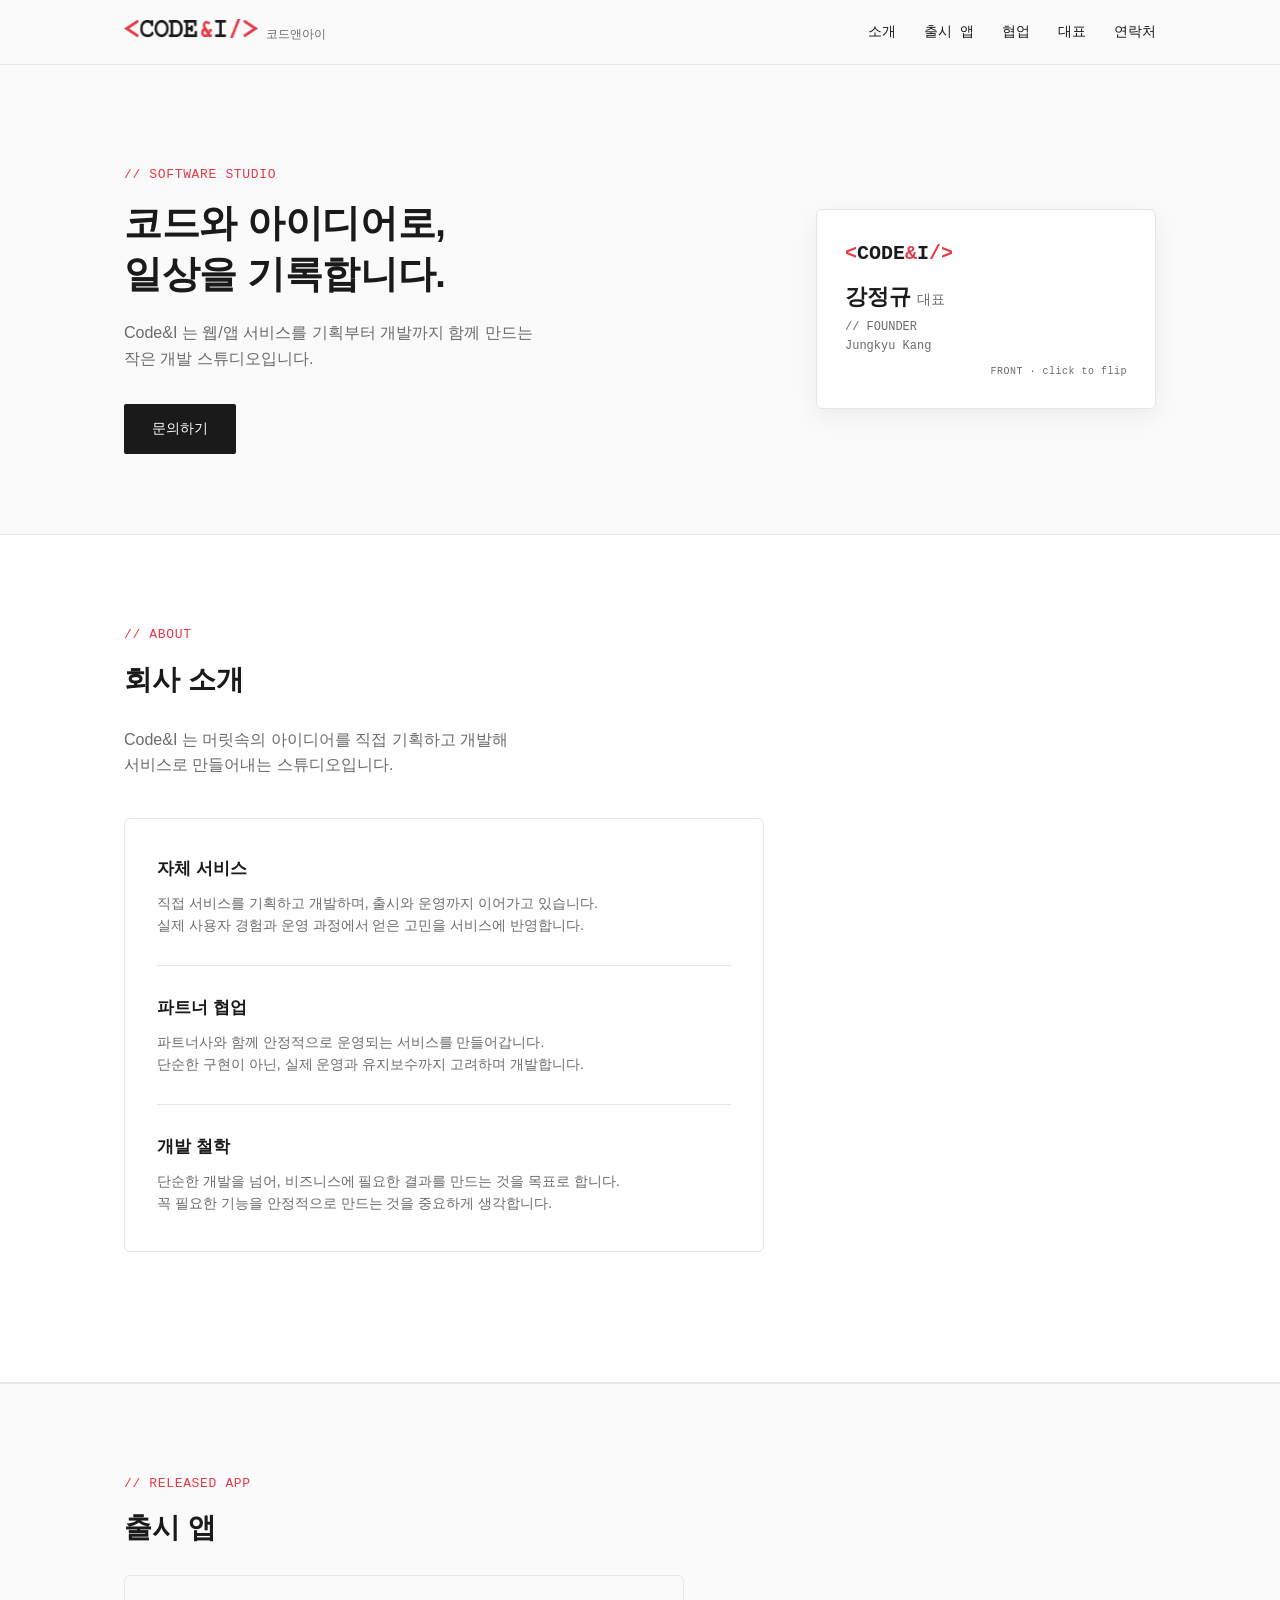
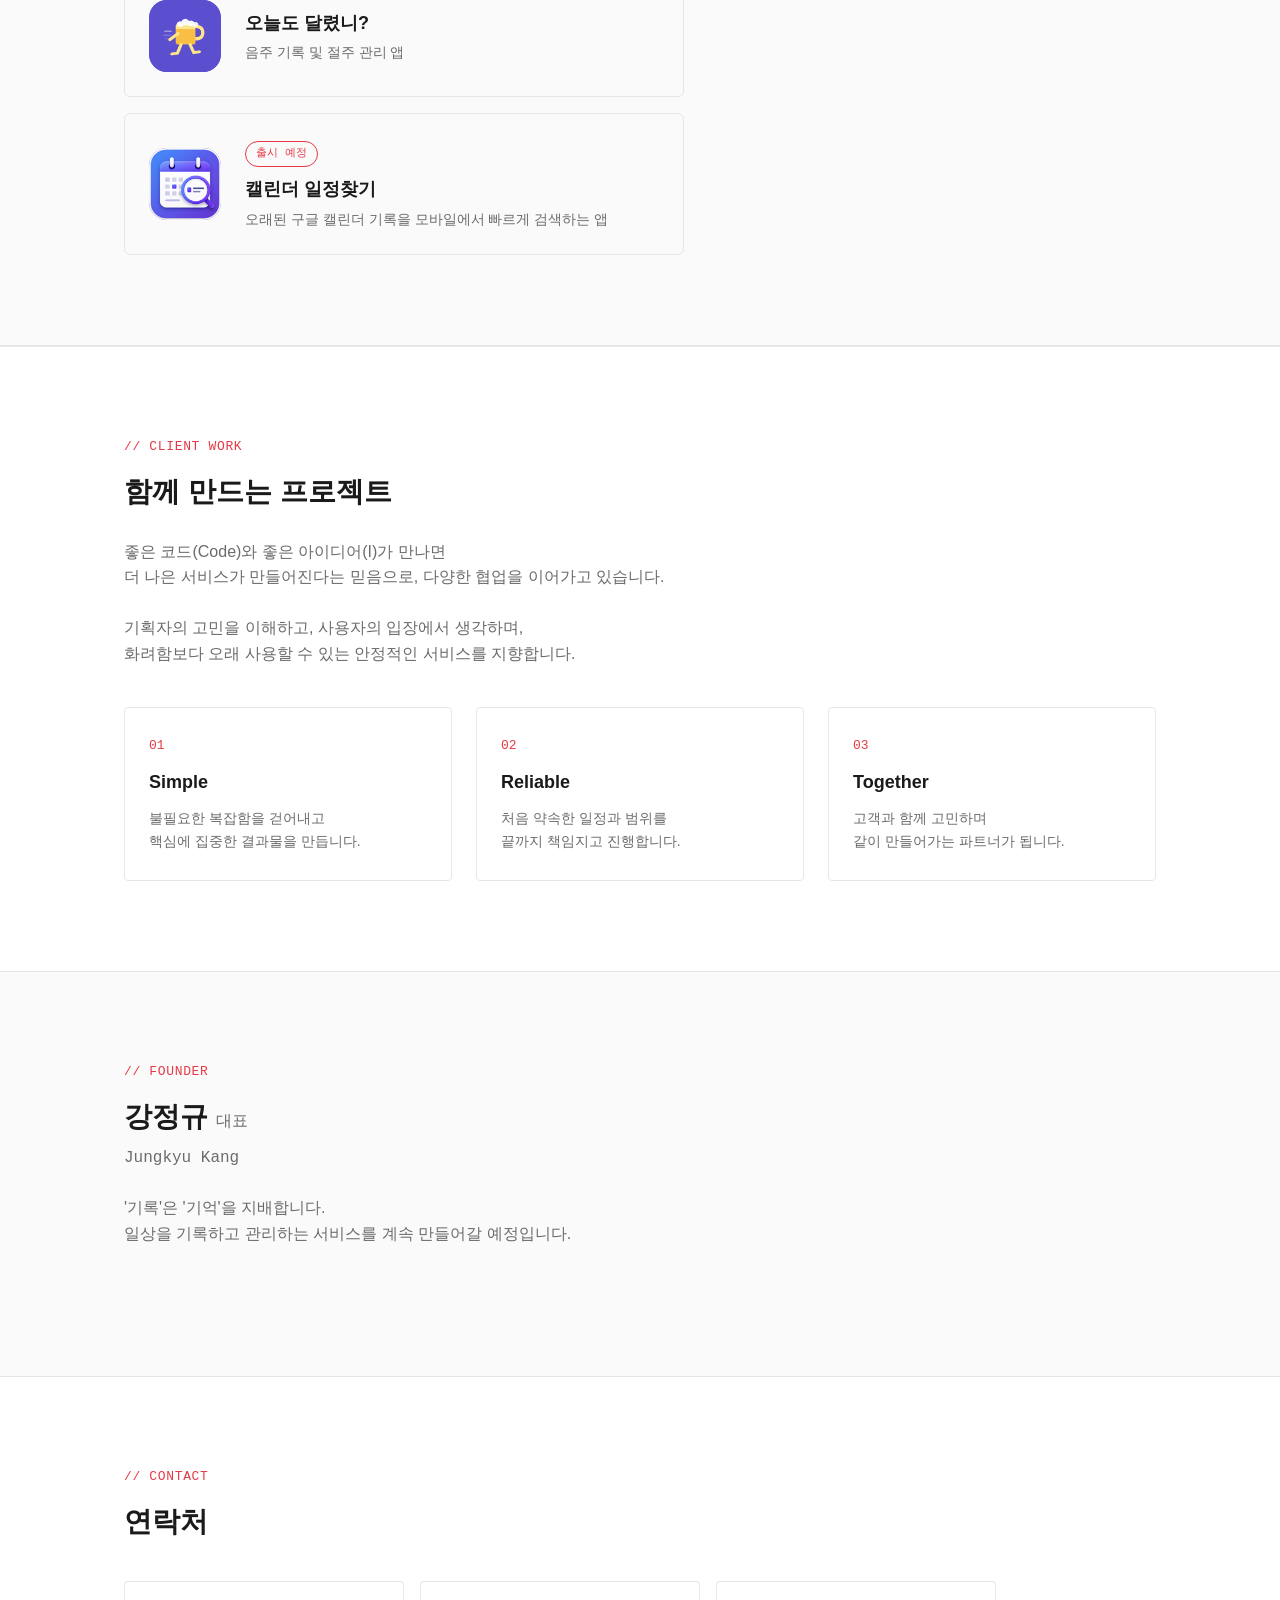
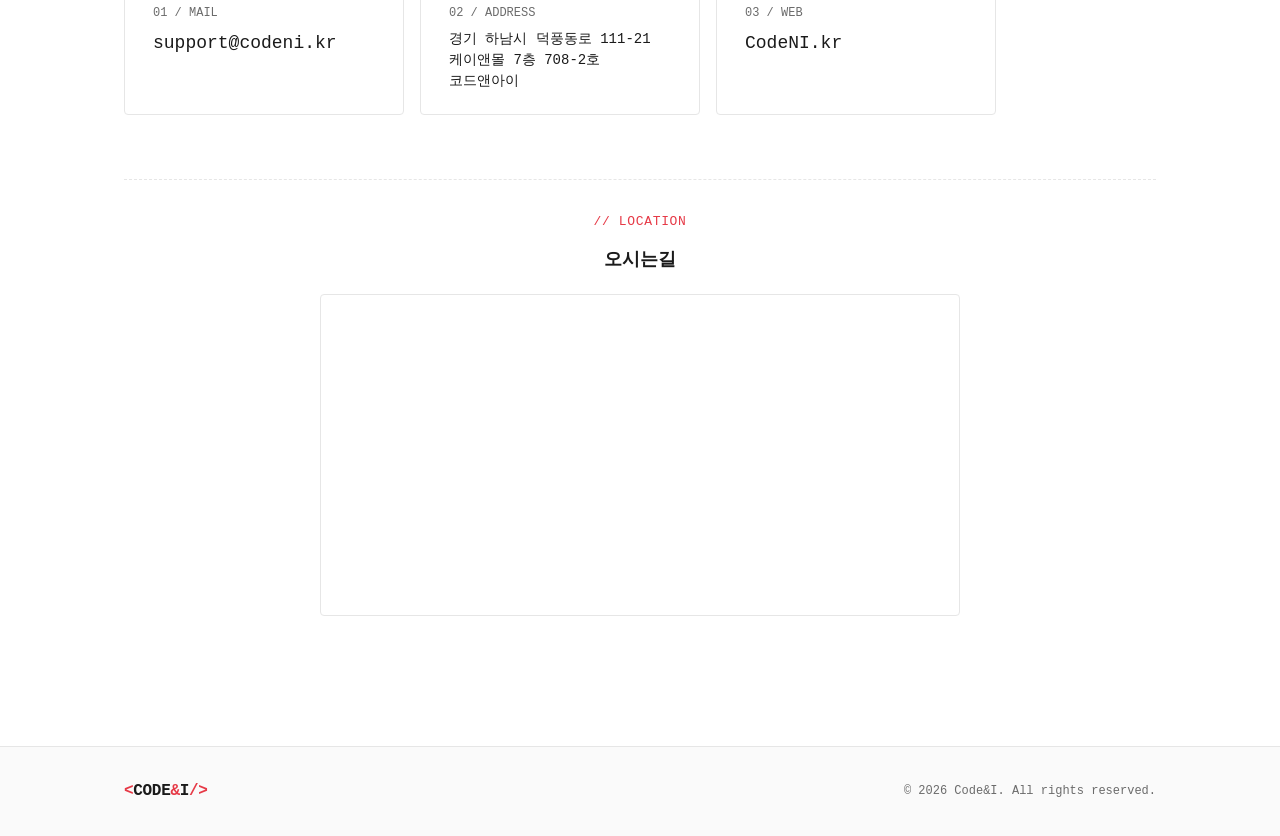
<file: index.html>
<!DOCTYPE html>
<html lang="ko">

<head>
  <meta charset="UTF-8">
  <meta name="viewport" content="width=device-width, initial-scale=1.0">
  <title>코드앤아이 | 공식홈페이지</title>
  <meta name="description" content="Code&I - 코드와 아이디어로 문제를 푸는 작은 개발 스튜디오">
  <link rel="canonical" href="https://codeni.kr/">
  <link rel="stylesheet" href="css/style.css">
</head>

<body>

  <header class="site-header">
    <div class="wrap header-inner">
      <a href="#top" class="logo-wrap">
        <img src="images/CODE-I-logo-85w.png" alt="Code&amp;I" class="logo-img">
        <span class="logo-kr">코드앤아이</span>
      </a>
      <nav>
        <a href="#about">소개</a>
        <a href="#releases">출시 앱</a>
        <a href="#collab">협업</a>
        <a href="#founder">대표</a>
        <a href="#contact">연락처</a>
      </nav>
    </div>
  </header>

  <main>

    <section id="top" class="hero">
      <div class="wrap hero-inner">
        <div class="hero-text">
          <p class="eyebrow">// SOFTWARE STUDIO</p>
          <h1>코드와 아이디어로,<br>일상을 기록합니다.</h1>
          <p class="lead">Code&amp;I 는 웹/앱 서비스를 기획부터 개발까지 함께 만드는<br>작은 개발 스튜디오입니다.</p>
          <a href="#contact" class="btn">문의하기</a>
        </div>

        <div class="card-flip-wrap">
          <div class="card-flip" id="bizCard" tabindex="0">
            <div class="card-face card-front">
              <div class="card-logo"><span class="slash">&lt;</span><span class="b">CODE</span><span
                  class="amp">&amp;</span><span class="b">I</span><span class="slash">/&gt;</span></div>
              <div class="card-person">
                <h3>강정규 <span class="role">대표</span></h3>
                <p class="card-en">// FOUNDER</p>
                <p class="card-en">Jungkyu Kang</p>
              </div>
              <div class="card-hint">FRONT · click to flip</div>
            </div>
            <div class="card-face card-back">
              <div class="card-logo small"><span class="slash">&lt;</span><span class="b">CODE</span><span
                  class="amp">&amp;</span><span class="b">I</span><span class="slash">/&gt;</span></div>
              <ul class="card-contact">
                <li><span class="num">01 / MAIL</span><a href="mailto:support@codeni.kr">support@codeni.kr</a></li>
              </ul>
              <div class="card-hint">BACK · click to flip</div>
            </div>
          </div>
        </div>
      </div>
    </section>

    <section id="about" class="about">
      <div class="wrap">
        <p class="eyebrow">// ABOUT</p>
        <h2>회사 소개</h2>
        <p class="section-text">
          Code&amp;I 는 머릿속의 아이디어를 직접 기획하고 개발해<br>
          서비스로 만들어내는 스튜디오입니다.
        </p>

        <div class="about-blocks">
          <div class="about-block">
            <h3>자체 서비스</h3>
            <p>
              직접 서비스를 기획하고 개발하며, 출시와 운영까지 이어가고 있습니다.<br>
              실제 사용자 경험과 운영 과정에서 얻은 고민을 서비스에 반영합니다.
            </p>
          </div>
          <div class="about-block">
            <h3>파트너 협업</h3>
            <p>
              파트너사와 함께 안정적으로 운영되는 서비스를 만들어갑니다.<br>
              단순한 구현이 아닌, 실제 운영과 유지보수까지 고려하며 개발합니다.
            </p>
          </div>
          <div class="about-block">
            <h3>개발 철학</h3>
            <p>
              단순한 개발을 넘어, 비즈니스에 필요한 결과를 만드는 것을 목표로 합니다.<br>
              꼭 필요한 기능을 안정적으로 만드는 것을 중요하게 생각합니다.
            </p>
          </div>
        </div>
      </div>
    </section>

    <section id="releases" class="releases">
      <div class="wrap">
        <p class="eyebrow">// RELEASED APP</p>
        <h2>출시 앱</h2>

        <div class="product-list">
          <div class="product-card">
            <div class="product-icon">
              <img src="images/drank_tracker.png" alt="오늘도 달렸니? 앱 아이콘"
                onerror="this.style.display='none'; this.parentElement.classList.add('fallback');">
            </div>
            <div class="product-info">
              <h3>오늘도 달렸니?</h3>
              <p>음주 기록 및 절주 관리 앱</p>
            </div>
          </div>

          <div class="product-card">
            <div class="product-icon icon-calendar">
              <img src="images/calfinder.png" alt="캘린더 일정찾기 앱 아이콘"
                onerror="this.style.display='none'; this.parentElement.classList.add('fallback');">
            </div>
            <div class="product-info">
              <span class="badge">출시 예정</span>
              <h3>캘린더 일정찾기</h3>
              <p>오래된 구글 캘린더 기록을 모바일에서 빠르게 검색하는 앱</p>
            </div>
          </div>
        </div>
      </div>
    </section>

    <section id="collab" class="collab">
      <div class="wrap">
        <p class="eyebrow">// CLIENT WORK</p>
        <h2>함께 만드는 프로젝트</h2>
        <p class="section-text">
          좋은 코드(Code)와 좋은 아이디어(I)가 만나면<br>
          더 나은 서비스가 만들어진다는 믿음으로, 다양한 협업을 이어가고 있습니다.<br><br>
          기획자의 고민을 이해하고, 사용자의 입장에서 생각하며,<br>
          화려함보다 오래 사용할 수 있는 안정적인 서비스를 지향합니다.
        </p>

        <div class="value-grid">
          <div class="value-card">
            <p class="num">01</p>
            <h3>Simple</h3>
            <p>불필요한 복잡함을 걷어내고<br>핵심에 집중한 결과물을 만듭니다.</p>
          </div>
          <div class="value-card">
            <p class="num">02</p>
            <h3>Reliable</h3>
            <p>처음 약속한 일정과 범위를<br>끝까지 책임지고 진행합니다.</p>
          </div>
          <div class="value-card">
            <p class="num">03</p>
            <h3>Together</h3>
            <p>고객과 함께 고민하며<br>같이 만들어가는 파트너가 됩니다.</p>
          </div>
        </div>
      </div>
    </section>

    <section id="founder" class="founder">
      <div class="wrap founder-inner">
        <div class="founder-text">
          <p class="eyebrow">// FOUNDER</p>
          <h2>강정규 <span class="role">대표</span></h2>
          <p class="founder-en">Jungkyu Kang</p>

          <p class="section-text">
            '기록'은 '기억'을 지배합니다.<br>
            일상을 기록하고 관리하는 서비스를 계속 만들어갈 예정입니다.
          </p>
        </div>
      </div>
    </section>

    <section id="contact" class="contact">
      <div class="wrap contact-inner">
        <p class="eyebrow">// CONTACT</p>
        <h2>연락처</h2>

        <div class="contact-grid">
          <a class="contact-item" href="mailto:support@codeni.kr">
            <span class="num">01 / MAIL</span>
            <span class="contact-value">support@codeni.kr</span>
          </a>
          <div class="contact-item">
            <span class="num">02 / ADDRESS</span>
            <span class="contact-value small">경기 하남시 덕풍동로 111-21<br>케이앤몰 7층 708-2호<br>코드앤아이</span>
          </div>
          <a class="contact-item">
            <span class="num">03 / WEB</span>
            <span class="contact-value">CodeNI.kr</span>
          </a>
        </div>

        <div class="location">
          <p class="eyebrow">// LOCATION</p>
          <h3 class="location-title">오시는길</h3>
          <div class="map-embed">
            <iframe title="Code&I 오시는길 지도" src="https://www.google.com/maps?q=경기 하남시 덕풍동로 111-21 케이앤몰&output=embed"
              width="100%" height="320" style="border:0;" loading="lazy" referrerpolicy="no-referrer-when-downgrade">
            </iframe>
          </div>

        </div>
      </div>
    </section>

  </main>

  <footer class="site-footer">
    <div class="wrap footer-inner">
      <span class="logo small"><span class="slash">&lt;</span><span class="b">CODE</span><span
          class="amp">&amp;</span><span class="b">I</span><span class="slash">/&gt;</span></span>
      <span class="footer-copy">© 2026 Code&amp;I. All rights reserved.</span>
    </div>
  </footer>

  <script src="js/main.js"></script>
</body>

</html>
</file>
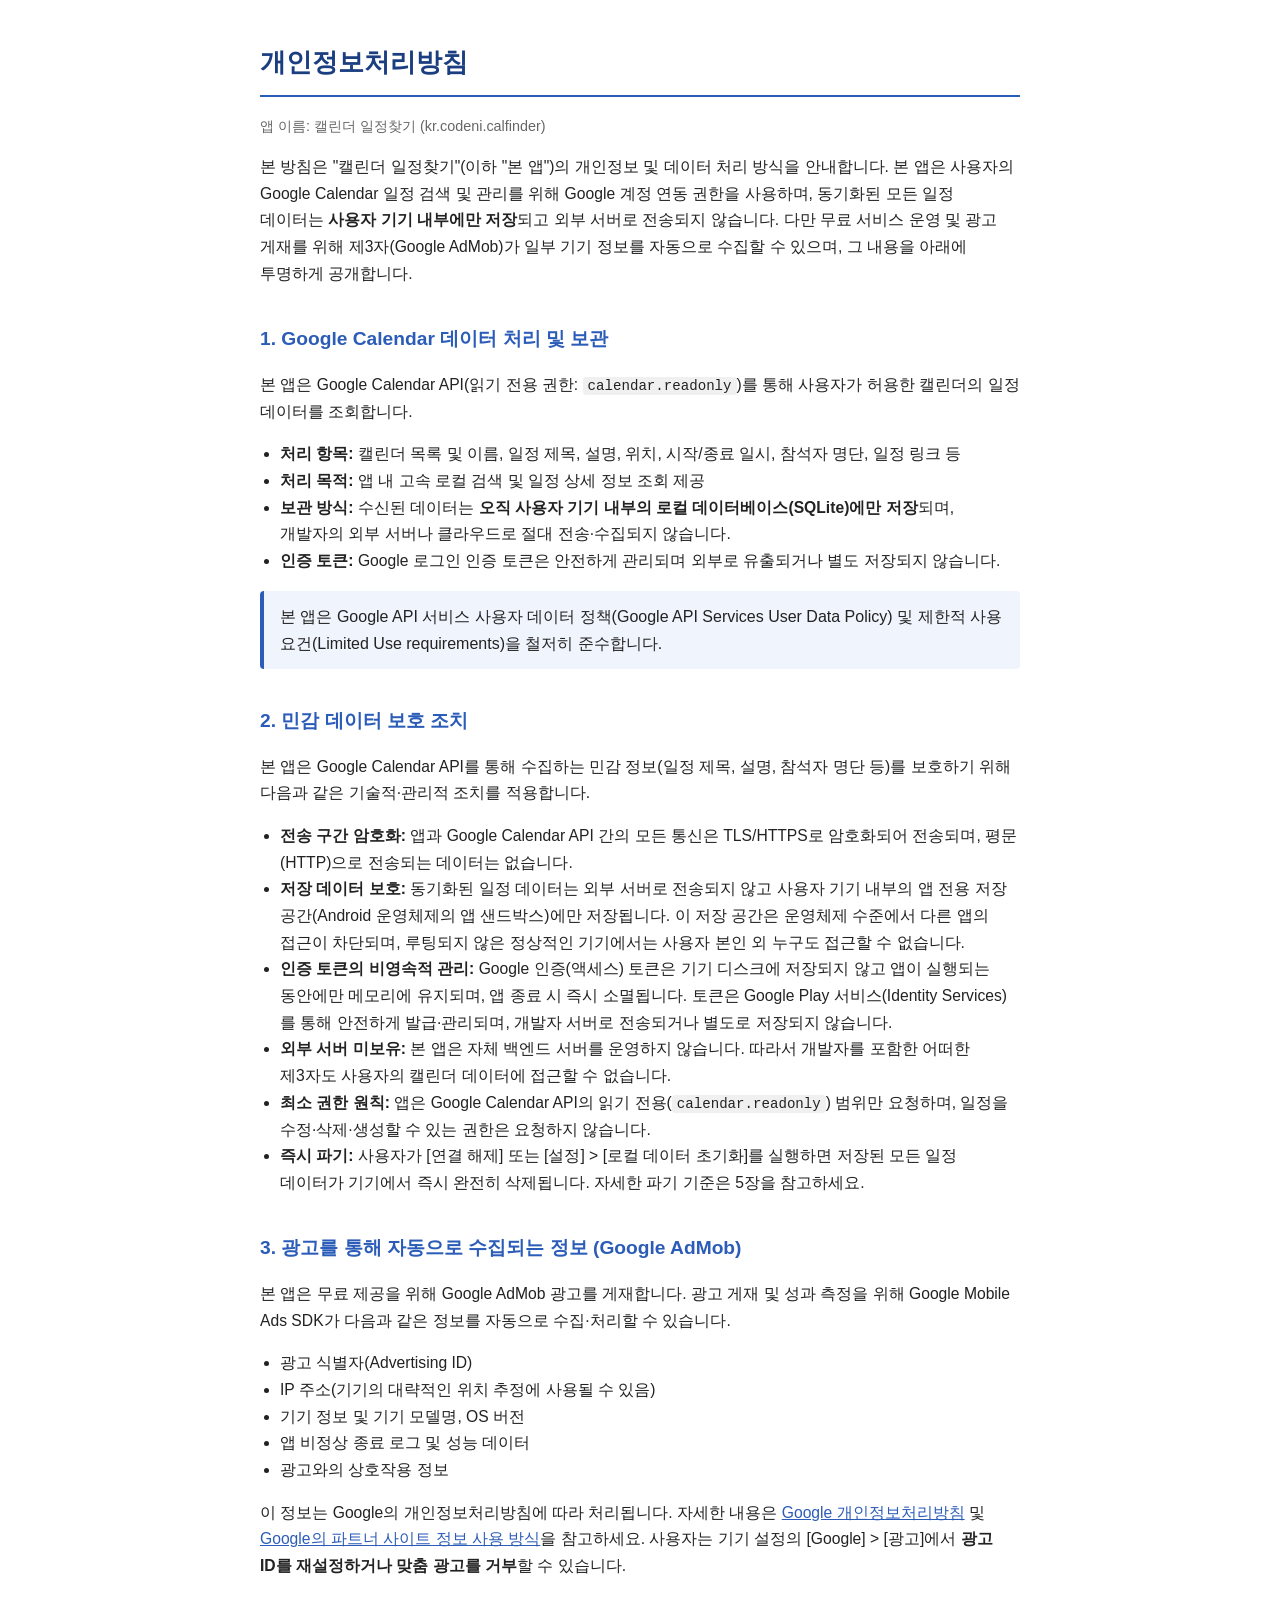
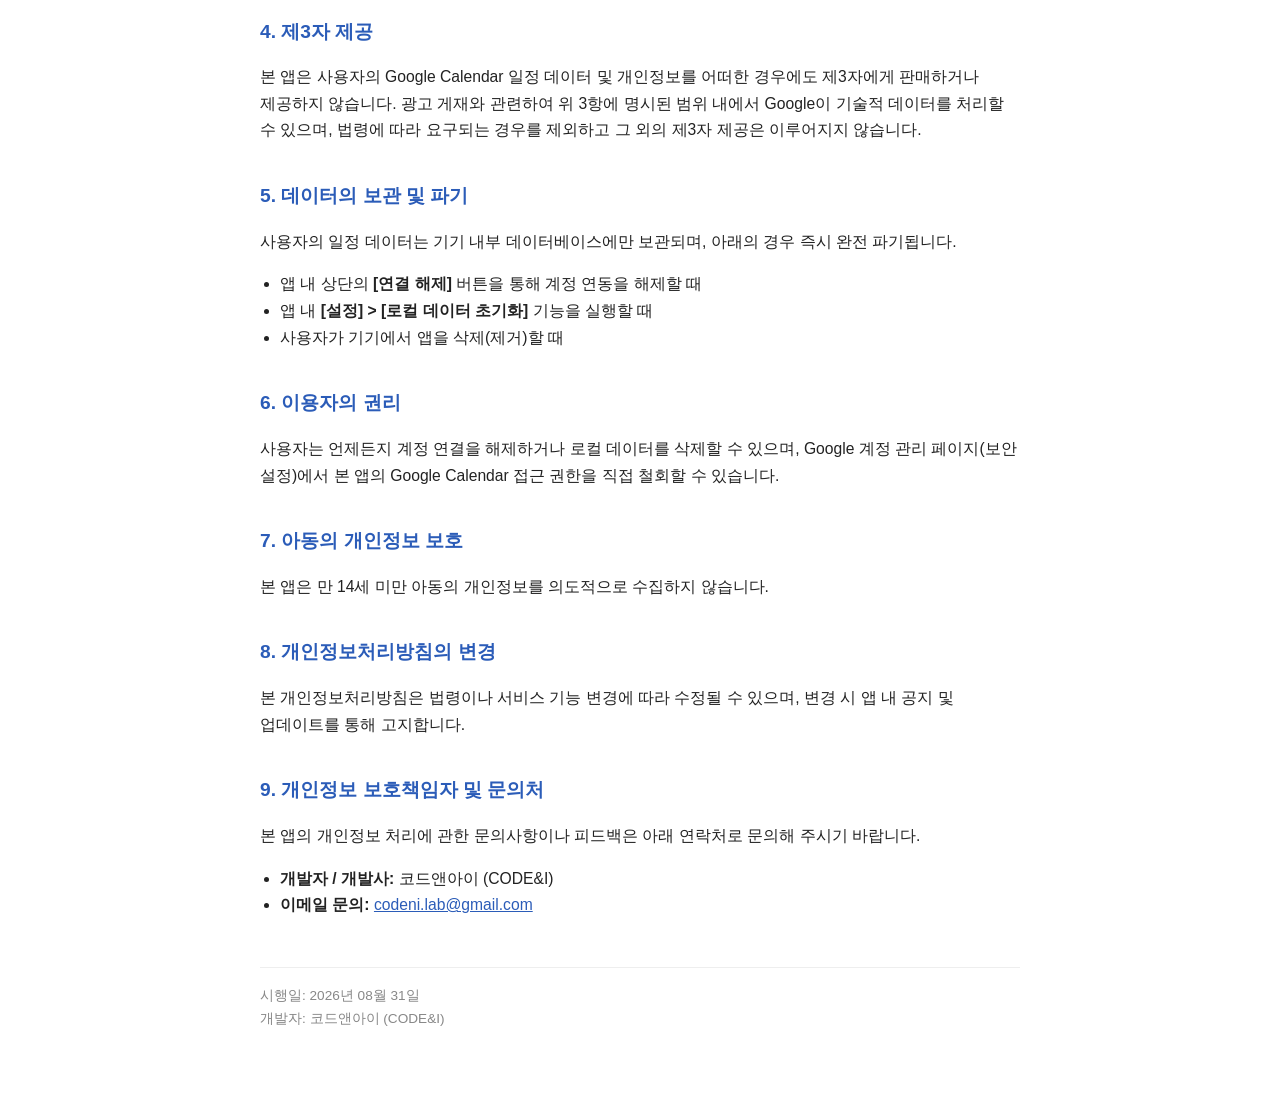
<file: calendar-search/privacy-policy.html>
<!DOCTYPE html>
<html lang="ko">

<head>
  <meta charset="UTF-8">
  <meta name="viewport" content="width=device-width, initial-scale=1.0">
  <title>개인정보처리방침 - 캘린더 일정찾기</title>
  <link rel="canonical" href="https://codeni.kr/calendar-search/privacy-policy">
  <style>
    body {
      font-family: -apple-system, "Segoe UI", "Malgun Gothic", "Apple SD Gothic Neo", sans-serif;
      line-height: 1.7;
      color: #222;
      max-width: 760px;
      margin: 0 auto;
      padding: 24px 20px 80px;
      word-break: keep-all;
      background-color: #fff;
    }

    h1 {
      font-size: 1.6rem;
      border-bottom: 2px solid #2b5cb8;
      padding-bottom: 10px;
      color: #1a3e80;
    }

    h2 {
      font-size: 1.2rem;
      margin-top: 36px;
      color: #2b5cb8;
    }

    p,
    li {
      font-size: 0.98rem;
    }

    ul {
      padding-left: 20px;
    }

    .meta {
      color: #666;
      font-size: 0.9rem;
    }

    .note {
      background: #f0f4fc;
      border-left: 4px solid #2b5cb8;
      padding: 12px 16px;
      border-radius: 4px;
      margin: 16px 0;
    }

    code {
      background: #f0f0f0;
      padding: 1px 5px;
      border-radius: 3px;
      font-size: 0.9em;
    }

    a {
      color: #2b5cb8;
    }

    footer {
      margin-top: 48px;
      color: #888;
      font-size: 0.85rem;
      border-top: 1px solid #eee;
      padding-top: 16px;
    }
  </style>
</head>

<body>

  <h1>개인정보처리방침</h1>
  <p class="meta">앱 이름: 캘린더 일정찾기 (kr.codeni.calfinder)</p>

  <p>
    본 방침은 "캘린더 일정찾기"(이하 "본 앱")의 개인정보 및 데이터 처리 방식을 안내합니다.
    본 앱은 사용자의 Google Calendar 일정 검색 및 관리를 위해 Google 계정 연동 권한을 사용하며,
    동기화된 모든 일정 데이터는 <strong>사용자 기기 내부에만 저장</strong>되고 외부 서버로 전송되지 않습니다.
    다만 무료 서비스 운영 및 광고 게재를 위해 제3자(Google AdMob)가 일부 기기 정보를 자동으로 수집할 수 있으며,
    그 내용을 아래에 투명하게 공개합니다.
  </p>

  <h2>1. Google Calendar 데이터 처리 및 보관</h2>
  <p>
    본 앱은 Google Calendar API(읽기 전용 권한: <code>calendar.readonly</code>)를 통해 사용자가 허용한 캘린더의 일정 데이터를 조회합니다.
  </p>
  <ul>
    <li><strong>처리 항목:</strong> 캘린더 목록 및 이름, 일정 제목, 설명, 위치, 시작/종료 일시, 참석자 명단, 일정 링크 등</li>
    <li><strong>처리 목적:</strong> 앱 내 고속 로컬 검색 및 일정 상세 정보 조회 제공</li>
    <li><strong>보관 방식:</strong> 수신된 데이터는 <strong>오직 사용자 기기 내부의 로컬 데이터베이스(SQLite)에만 저장</strong>되며, 개발자의 외부 서버나 클라우드로 절대
      전송·수집되지 않습니다.</li>
    <li><strong>인증 토큰:</strong> Google 로그인 인증 토큰은 안전하게 관리되며 외부로 유출되거나 별도 저장되지 않습니다.</li>
  </ul>
  <div class="note">
    본 앱은 Google API 서비스 사용자 데이터 정책(Google API Services User Data Policy) 및 제한적 사용 요건(Limited Use requirements)을 철저히
    준수합니다.
  </div>

  <h2>2. 민감 데이터 보호 조치</h2>
  <p>
    본 앱은 Google Calendar API를 통해 수집하는 민감 정보(일정 제목, 설명, 참석자 명단 등)를 보호하기 위해 다음과 같은
    기술적·관리적 조치를 적용합니다.
  </p>
  <ul>
    <li><strong>전송 구간 암호화:</strong> 앱과 Google Calendar API 간의 모든 통신은 TLS/HTTPS로 암호화되어 전송되며,
      평문(HTTP)으로 전송되는 데이터는 없습니다.</li>
    <li><strong>저장 데이터 보호:</strong> 동기화된 일정 데이터는 외부 서버로 전송되지 않고 사용자 기기 내부의 앱 전용
      저장 공간(Android 운영체제의 앱 샌드박스)에만 저장됩니다. 이 저장 공간은 운영체제 수준에서 다른 앱의 접근이
      차단되며, 루팅되지 않은 정상적인 기기에서는 사용자 본인 외 누구도 접근할 수 없습니다.</li>
    <li><strong>인증 토큰의 비영속적 관리:</strong> Google 인증(액세스) 토큰은 기기 디스크에 저장되지 않고 앱이 실행되는
      동안에만 메모리에 유지되며, 앱 종료 시 즉시 소멸됩니다. 토큰은 Google Play 서비스(Identity Services)를 통해
      안전하게 발급·관리되며, 개발자 서버로 전송되거나 별도로 저장되지 않습니다.</li>
    <li><strong>외부 서버 미보유:</strong> 본 앱은 자체 백엔드 서버를 운영하지 않습니다. 따라서 개발자를 포함한 어떠한
      제3자도 사용자의 캘린더 데이터에 접근할 수 없습니다.</li>
    <li><strong>최소 권한 원칙:</strong> 앱은 Google Calendar API의 읽기 전용(<code>calendar.readonly</code>) 범위만
      요청하며, 일정을 수정·삭제·생성할 수 있는 권한은 요청하지 않습니다.</li>
    <li><strong>즉시 파기:</strong> 사용자가 [연결 해제] 또는 [설정] &gt; [로컬 데이터 초기화]를 실행하면 저장된 모든
      일정 데이터가 기기에서 즉시 완전히 삭제됩니다. 자세한 파기 기준은 5장을 참고하세요.</li>
  </ul>

  <h2>3. 광고를 통해 자동으로 수집되는 정보 (Google AdMob)</h2>
  <p>
    본 앱은 무료 제공을 위해 Google AdMob 광고를 게재합니다. 광고 게재 및 성과 측정을 위해
    Google Mobile Ads SDK가 다음과 같은 정보를 자동으로 수집·처리할 수 있습니다.
  </p>
  <ul>
    <li>광고 식별자(Advertising ID)</li>
    <li>IP 주소(기기의 대략적인 위치 추정에 사용될 수 있음)</li>
    <li>기기 정보 및 기기 모델명, OS 버전</li>
    <li>앱 비정상 종료 로그 및 성능 데이터</li>
    <li>광고와의 상호작용 정보</li>
  </ul>
  <p>
    이 정보는 Google의 개인정보처리방침에 따라 처리됩니다. 자세한 내용은
    <a href="https://policies.google.com/privacy" target="_blank" rel="noopener">Google 개인정보처리방침</a> 및
    <a href="https://policies.google.com/technologies/partner-sites" target="_blank" rel="noopener">Google의 파트너 사이트 정보
      사용 방식</a>을 참고하세요.
    사용자는 기기 설정의 [Google] > [광고]에서 <strong>광고 ID를 재설정하거나 맞춤 광고를 거부</strong>할 수 있습니다.
  </p>

  <h2>4. 제3자 제공</h2>
  <p>
    본 앱은 사용자의 Google Calendar 일정 데이터 및 개인정보를 어떠한 경우에도 제3자에게 판매하거나 제공하지 않습니다.
    광고 게재와 관련하여 위 3항에 명시된 범위 내에서 Google이 기술적 데이터를 처리할 수 있으며,
    법령에 따라 요구되는 경우를 제외하고 그 외의 제3자 제공은 이루어지지 않습니다.
  </p>

  <h2>5. 데이터의 보관 및 파기</h2>
  <p>
    사용자의 일정 데이터는 기기 내부 데이터베이스에만 보관되며, 아래의 경우 즉시 완전 파기됩니다.
  </p>
  <ul>
    <li>앱 내 상단의 <strong>[연결 해제]</strong> 버튼을 통해 계정 연동을 해제할 때</li>
    <li>앱 내 <strong>[설정] > [로컬 데이터 초기화]</strong> 기능을 실행할 때</li>
    <li>사용자가 기기에서 앱을 삭제(제거)할 때</li>
  </ul>

  <h2>6. 이용자의 권리</h2>
  <p>
    사용자는 언제든지 계정 연결을 해제하거나 로컬 데이터를 삭제할 수 있으며,
    Google 계정 관리 페이지(보안 설정)에서 본 앱의 Google Calendar 접근 권한을 직접 철회할 수 있습니다.
  </p>

  <h2>7. 아동의 개인정보 보호</h2>
  <p>
    본 앱은 만 14세 미만 아동의 개인정보를 의도적으로 수집하지 않습니다.
  </p>

  <h2>8. 개인정보처리방침의 변경</h2>
  <p>
    본 개인정보처리방침은 법령이나 서비스 기능 변경에 따라 수정될 수 있으며, 변경 시 앱 내 공지 및 업데이트를 통해 고지합니다.
  </p>

  <h2>9. 개인정보 보호책임자 및 문의처</h2>
  <p>
    본 앱의 개인정보 처리에 관한 문의사항이나 피드백은 아래 연락처로 문의해 주시기 바랍니다.
  </p>
  <ul>
    <li><strong>개발자 / 개발사:</strong> 코드앤아이 (CODE&amp;I)</li>
    <li><strong>이메일 문의:</strong> <a href="mailto:codeni.lab@gmail.com">codeni.lab@gmail.com</a></li>
  </ul>

  <footer>
    시행일: 2026년 08월 31일<br>
    개발자: 코드앤아이 (CODE&amp;I)
  </footer>

</body>

</html>
</file>
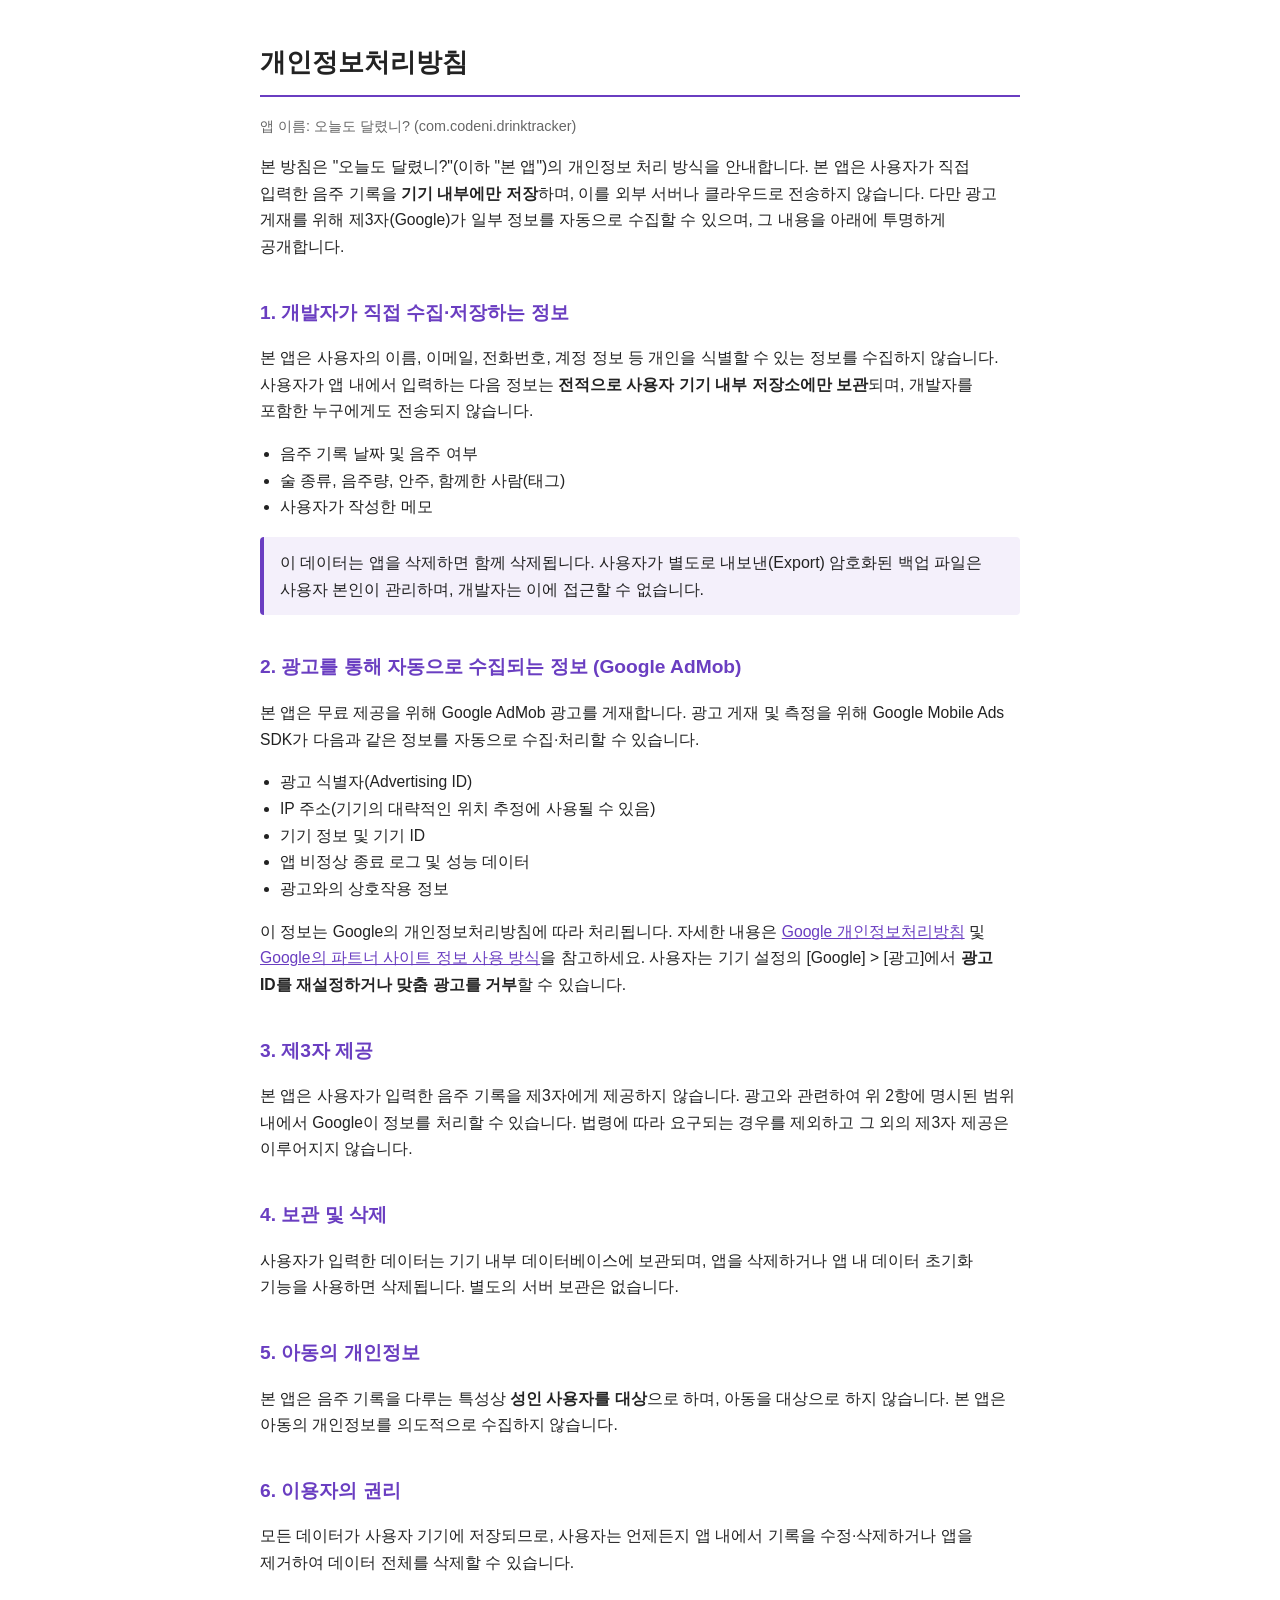
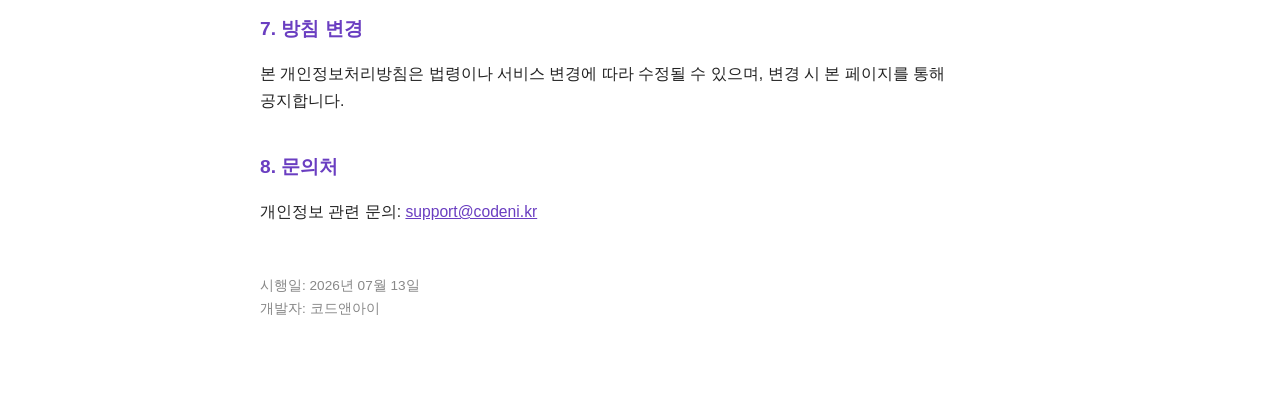
<file: drink-tracker/privacy-policy.html>
<!DOCTYPE html>
<html lang="ko">
<head>
  <meta charset="UTF-8">
  <meta name="viewport" content="width=device-width, initial-scale=1.0">
  <title>개인정보처리방침 - 오늘도 달렸니?</title>
  <link rel="canonical" href="https://codeni.kr/drink-tracker/privacy-policy">
  <style>
    body {
      font-family: -apple-system, "Segoe UI", "Malgun Gothic", "Apple SD Gothic Neo", sans-serif;
      line-height: 1.7;
      color: #222;
      max-width: 760px;
      margin: 0 auto;
      padding: 24px 20px 80px;
      word-break: keep-all;
    }
    h1 { font-size: 1.6rem; border-bottom: 2px solid #6a3ec1; padding-bottom: 10px; }
    h2 { font-size: 1.2rem; margin-top: 36px; color: #6a3ec1; }
    p, li { font-size: 0.98rem; }
    ul { padding-left: 20px; }
    .meta { color: #666; font-size: 0.9rem; }
    .note { background: #f4f0fb; border-left: 4px solid #6a3ec1; padding: 12px 16px; border-radius: 4px; }
    code { background: #f0f0f0; padding: 1px 5px; border-radius: 3px; font-size: 0.9em; }
    a { color: #6a3ec1; }
    footer { margin-top: 48px; color: #888; font-size: 0.85rem; }
  </style>
</head>
<body>

  <h1>개인정보처리방침</h1>
  <p class="meta">앱 이름: 오늘도 달렸니? (com.codeni.drinktracker)</p>

  <p>
    본 방침은 "오늘도 달렸니?"(이하 "본 앱")의 개인정보 처리 방식을 안내합니다.
    본 앱은 사용자가 직접 입력한 음주 기록을 <strong>기기 내부에만 저장</strong>하며,
    이를 외부 서버나 클라우드로 전송하지 않습니다. 다만 광고 게재를 위해
    제3자(Google)가 일부 정보를 자동으로 수집할 수 있으며, 그 내용을 아래에 투명하게 공개합니다.
  </p>

  <h2>1. 개발자가 직접 수집·저장하는 정보</h2>
  <p>
    본 앱은 사용자의 이름, 이메일, 전화번호, 계정 정보 등 개인을 식별할 수 있는 정보를 수집하지 않습니다.
    사용자가 앱 내에서 입력하는 다음 정보는 <strong>전적으로 사용자 기기 내부 저장소에만 보관</strong>되며,
    개발자를 포함한 누구에게도 전송되지 않습니다.
  </p>
  <ul>
    <li>음주 기록 날짜 및 음주 여부</li>
    <li>술 종류, 음주량, 안주, 함께한 사람(태그)</li>
    <li>사용자가 작성한 메모</li>
  </ul>
  <div class="note">
    이 데이터는 앱을 삭제하면 함께 삭제됩니다. 사용자가 별도로 내보낸(Export)
    암호화된 백업 파일은 사용자 본인이 관리하며, 개발자는 이에 접근할 수 없습니다.
  </div>

  <h2>2. 광고를 통해 자동으로 수집되는 정보 (Google AdMob)</h2>
  <p>
    본 앱은 무료 제공을 위해 Google AdMob 광고를 게재합니다. 광고 게재 및 측정을 위해
    Google Mobile Ads SDK가 다음과 같은 정보를 자동으로 수집·처리할 수 있습니다.
  </p>
  <ul>
    <li>광고 식별자(Advertising ID)</li>
    <li>IP 주소(기기의 대략적인 위치 추정에 사용될 수 있음)</li>
    <li>기기 정보 및 기기 ID</li>
    <li>앱 비정상 종료 로그 및 성능 데이터</li>
    <li>광고와의 상호작용 정보</li>
  </ul>
  <p>
    이 정보는 Google의 개인정보처리방침에 따라 처리됩니다. 자세한 내용은
    <a href="https://policies.google.com/privacy" target="_blank" rel="noopener">Google 개인정보처리방침</a> 및
    <a href="https://policies.google.com/technologies/partner-sites" target="_blank" rel="noopener">Google의 파트너 사이트 정보 사용 방식</a>을 참고하세요.
    사용자는 기기 설정의 [Google] > [광고]에서 <strong>광고 ID를 재설정하거나 맞춤 광고를 거부</strong>할 수 있습니다.
  </p>

  <h2>3. 제3자 제공</h2>
  <p>
    본 앱은 사용자가 입력한 음주 기록을 제3자에게 제공하지 않습니다.
    광고와 관련하여 위 2항에 명시된 범위 내에서 Google이 정보를 처리할 수 있습니다.
    법령에 따라 요구되는 경우를 제외하고 그 외의 제3자 제공은 이루어지지 않습니다.
  </p>

  <h2>4. 보관 및 삭제</h2>
  <p>
    사용자가 입력한 데이터는 기기 내부 데이터베이스에 보관되며, 앱을 삭제하거나 앱 내 데이터
    초기화 기능을 사용하면 삭제됩니다. 별도의 서버 보관은 없습니다.
  </p>

  <h2>5. 아동의 개인정보</h2>
  <p>
    본 앱은 음주 기록을 다루는 특성상 <strong>성인 사용자를 대상</strong>으로 하며, 아동을 대상으로
    하지 않습니다. 본 앱은 아동의 개인정보를 의도적으로 수집하지 않습니다.
  </p>

  <h2>6. 이용자의 권리</h2>
  <p>
    모든 데이터가 사용자 기기에 저장되므로, 사용자는 언제든지 앱 내에서 기록을 수정·삭제하거나
    앱을 제거하여 데이터 전체를 삭제할 수 있습니다.
  </p>

  <h2>7. 방침 변경</h2>
  <p>
    본 개인정보처리방침은 법령이나 서비스 변경에 따라 수정될 수 있으며, 변경 시 본 페이지를 통해
    공지합니다.
  </p>

  <h2>8. 문의처</h2>
  <p>
    개인정보 관련 문의: <a href="mailto:support@codeni.kr">support@codeni.kr</a>
  </p>

  <footer>
    시행일: 2026년 07월 13일<br>
    개발자: 코드앤아이
  </footer>

</body>
</html>
</file>
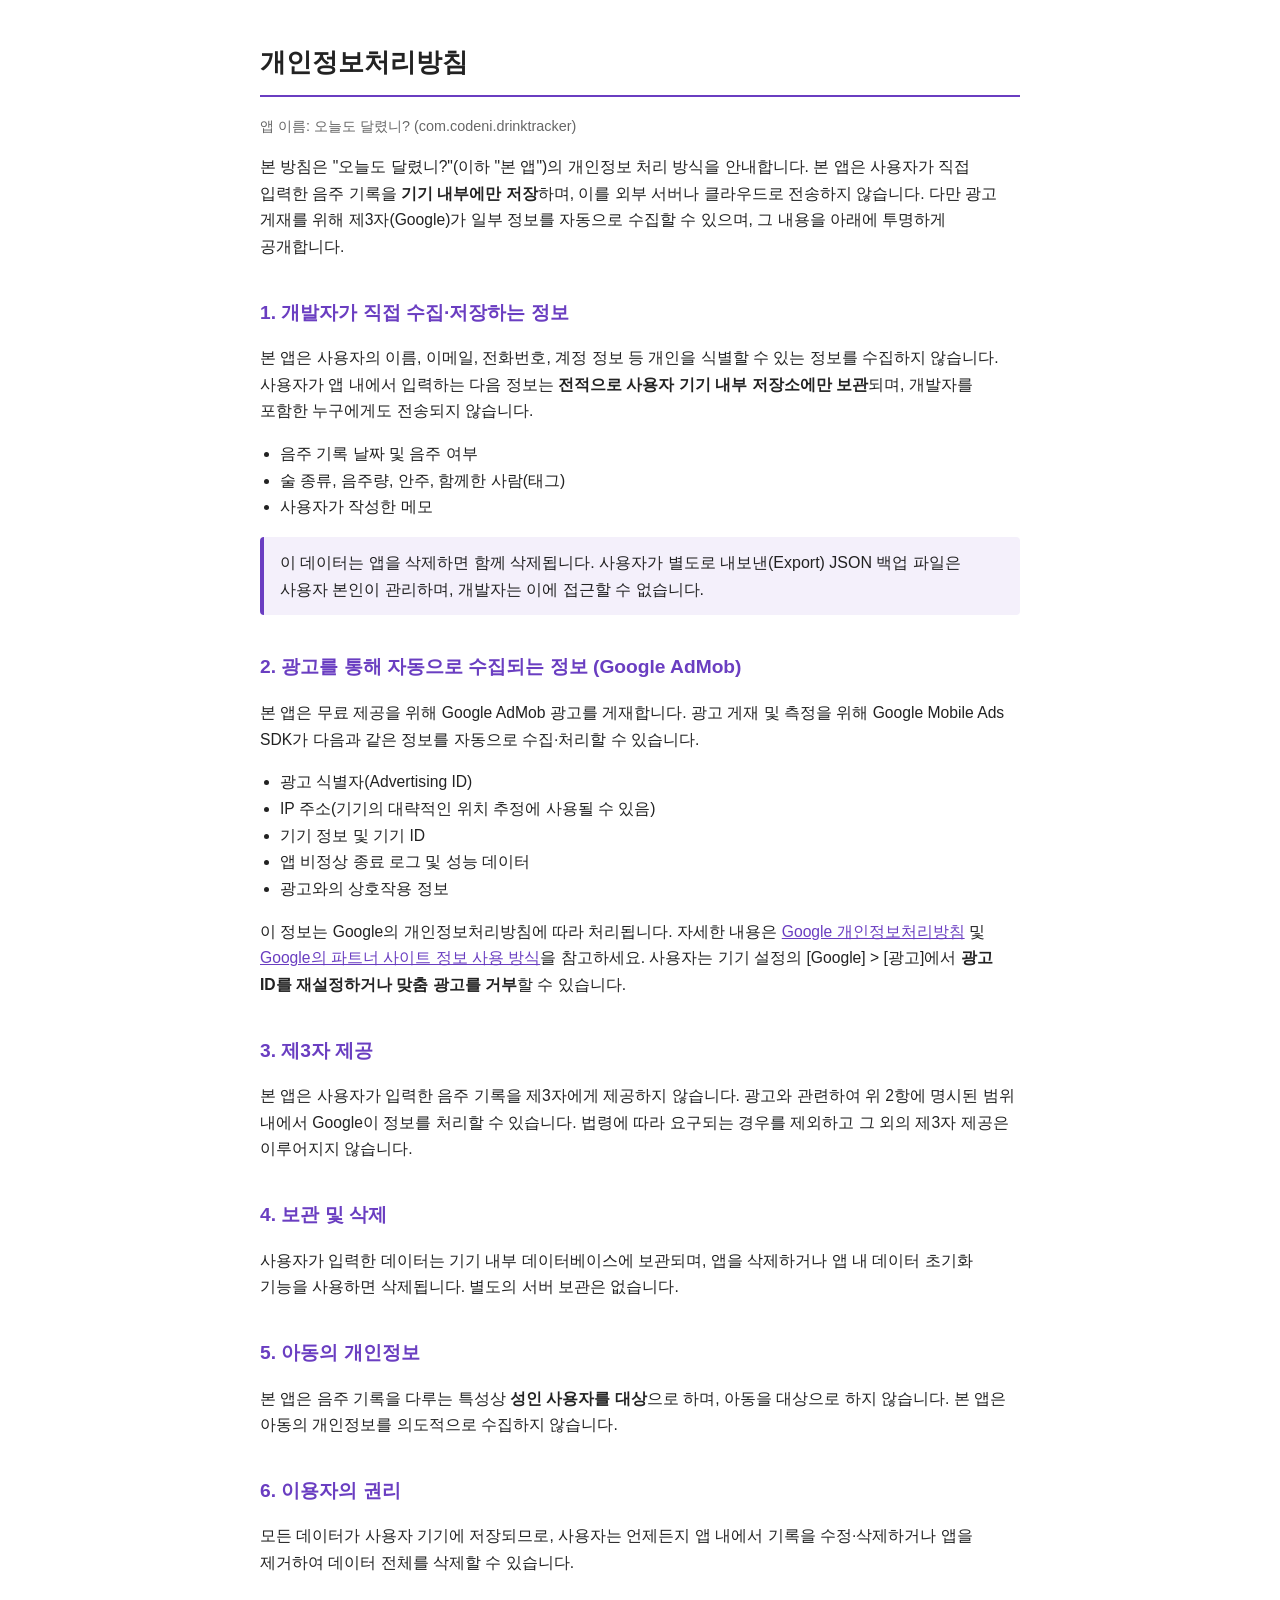
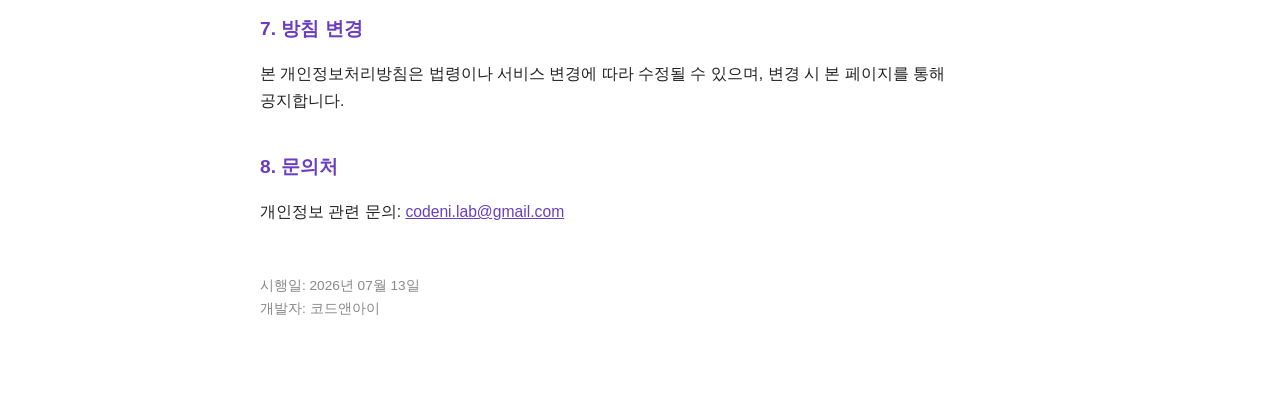
<file: run-today/privacy-policy.html>
<!DOCTYPE html>
<html lang="ko">
<head>
  <meta charset="UTF-8">
  <meta name="viewport" content="width=device-width, initial-scale=1.0">
  <title>개인정보처리방침 - 오늘도 달렸니?</title>
  <style>
    body {
      font-family: -apple-system, "Segoe UI", "Malgun Gothic", "Apple SD Gothic Neo", sans-serif;
      line-height: 1.7;
      color: #222;
      max-width: 760px;
      margin: 0 auto;
      padding: 24px 20px 80px;
      word-break: keep-all;
    }
    h1 { font-size: 1.6rem; border-bottom: 2px solid #6a3ec1; padding-bottom: 10px; }
    h2 { font-size: 1.2rem; margin-top: 36px; color: #6a3ec1; }
    p, li { font-size: 0.98rem; }
    ul { padding-left: 20px; }
    .meta { color: #666; font-size: 0.9rem; }
    .note { background: #f4f0fb; border-left: 4px solid #6a3ec1; padding: 12px 16px; border-radius: 4px; }
    code { background: #f0f0f0; padding: 1px 5px; border-radius: 3px; font-size: 0.9em; }
    a { color: #6a3ec1; }
    footer { margin-top: 48px; color: #888; font-size: 0.85rem; }
  </style>
</head>
<body>

  <h1>개인정보처리방침</h1>
  <p class="meta">앱 이름: 오늘도 달렸니? (com.codeni.drinktracker)</p>

  <p>
    본 방침은 "오늘도 달렸니?"(이하 "본 앱")의 개인정보 처리 방식을 안내합니다.
    본 앱은 사용자가 직접 입력한 음주 기록을 <strong>기기 내부에만 저장</strong>하며,
    이를 외부 서버나 클라우드로 전송하지 않습니다. 다만 광고 게재를 위해
    제3자(Google)가 일부 정보를 자동으로 수집할 수 있으며, 그 내용을 아래에 투명하게 공개합니다.
  </p>

  <h2>1. 개발자가 직접 수집·저장하는 정보</h2>
  <p>
    본 앱은 사용자의 이름, 이메일, 전화번호, 계정 정보 등 개인을 식별할 수 있는 정보를 수집하지 않습니다.
    사용자가 앱 내에서 입력하는 다음 정보는 <strong>전적으로 사용자 기기 내부 저장소에만 보관</strong>되며,
    개발자를 포함한 누구에게도 전송되지 않습니다.
  </p>
  <ul>
    <li>음주 기록 날짜 및 음주 여부</li>
    <li>술 종류, 음주량, 안주, 함께한 사람(태그)</li>
    <li>사용자가 작성한 메모</li>
  </ul>
  <div class="note">
    이 데이터는 앱을 삭제하면 함께 삭제됩니다. 사용자가 별도로 내보낸(Export)
    JSON 백업 파일은 사용자 본인이 관리하며, 개발자는 이에 접근할 수 없습니다.
  </div>

  <h2>2. 광고를 통해 자동으로 수집되는 정보 (Google AdMob)</h2>
  <p>
    본 앱은 무료 제공을 위해 Google AdMob 광고를 게재합니다. 광고 게재 및 측정을 위해
    Google Mobile Ads SDK가 다음과 같은 정보를 자동으로 수집·처리할 수 있습니다.
  </p>
  <ul>
    <li>광고 식별자(Advertising ID)</li>
    <li>IP 주소(기기의 대략적인 위치 추정에 사용될 수 있음)</li>
    <li>기기 정보 및 기기 ID</li>
    <li>앱 비정상 종료 로그 및 성능 데이터</li>
    <li>광고와의 상호작용 정보</li>
  </ul>
  <p>
    이 정보는 Google의 개인정보처리방침에 따라 처리됩니다. 자세한 내용은
    <a href="https://policies.google.com/privacy" target="_blank" rel="noopener">Google 개인정보처리방침</a> 및
    <a href="https://policies.google.com/technologies/partner-sites" target="_blank" rel="noopener">Google의 파트너 사이트 정보 사용 방식</a>을 참고하세요.
    사용자는 기기 설정의 [Google] > [광고]에서 <strong>광고 ID를 재설정하거나 맞춤 광고를 거부</strong>할 수 있습니다.
  </p>

  <h2>3. 제3자 제공</h2>
  <p>
    본 앱은 사용자가 입력한 음주 기록을 제3자에게 제공하지 않습니다.
    광고와 관련하여 위 2항에 명시된 범위 내에서 Google이 정보를 처리할 수 있습니다.
    법령에 따라 요구되는 경우를 제외하고 그 외의 제3자 제공은 이루어지지 않습니다.
  </p>

  <h2>4. 보관 및 삭제</h2>
  <p>
    사용자가 입력한 데이터는 기기 내부 데이터베이스에 보관되며, 앱을 삭제하거나 앱 내 데이터
    초기화 기능을 사용하면 삭제됩니다. 별도의 서버 보관은 없습니다.
  </p>

  <h2>5. 아동의 개인정보</h2>
  <p>
    본 앱은 음주 기록을 다루는 특성상 <strong>성인 사용자를 대상</strong>으로 하며, 아동을 대상으로
    하지 않습니다. 본 앱은 아동의 개인정보를 의도적으로 수집하지 않습니다.
  </p>

  <h2>6. 이용자의 권리</h2>
  <p>
    모든 데이터가 사용자 기기에 저장되므로, 사용자는 언제든지 앱 내에서 기록을 수정·삭제하거나
    앱을 제거하여 데이터 전체를 삭제할 수 있습니다.
  </p>

  <h2>7. 방침 변경</h2>
  <p>
    본 개인정보처리방침은 법령이나 서비스 변경에 따라 수정될 수 있으며, 변경 시 본 페이지를 통해
    공지합니다.
  </p>

  <h2>8. 문의처</h2>
  <p>
    개인정보 관련 문의: <a href="mailto:codeni.lab@gmail.com">codeni.lab@gmail.com</a>
  </p>

  <footer>
    시행일: 2026년 07월 13일<br>
    개발자: 코드앤아이
  </footer>

</body>
</html>
</file>
<file: css/style.css>
:root {
  --bg: #fafafa;
  --bg-alt: #ffffff;
  --ink: #1a1a1a;
  --muted: #6b6b6b;
  --line: #e6e6e6;
  --red: #e63946;
  --mono: 'JetBrains Mono', 'Space Mono', 'Courier New', monospace;
  --sans: -apple-system, BlinkMacSystemFont, 'Segoe UI', 'Noto Sans KR', sans-serif;
}

* { box-sizing: border-box; margin: 0; padding: 0; }

html { scroll-behavior: smooth; }

body {
  background: var(--bg);
  color: var(--ink);
  font-family: var(--sans);
  line-height: 1.6;
  overflow-x: hidden;
}

.wrap {
  max-width: 1080px;
  margin: 0 auto;
  padding: 0 24px;
}

a { color: inherit; text-decoration: none; }

.eyebrow {
  font-family: var(--mono);
  font-size: 13px;
  color: var(--red);
  letter-spacing: 0.05em;
  margin-bottom: 12px;
}

/* logo */
.logo {
  font-family: var(--mono);
  font-weight: 700;
  font-size: 22px;
  letter-spacing: -0.02em;
}
.logo.small { font-size: 16px; }
.logo .b { color: var(--ink); }
.logo .amp { color: var(--red); }
.logo .slash { color: var(--red); }

.logo-wrap { display: flex; align-items: baseline; gap: 8px; }
.logo-img { height: 19px; width: auto; display: block; }
.logo-kr { font-size: 12px; color: var(--muted); }

/* header */
.site-header {
  position: sticky;
  top: 0;
  background: rgba(250, 250, 250, 0.9);
  backdrop-filter: blur(6px);
  border-bottom: 1px solid var(--line);
  z-index: 10;
}
.header-inner {
  display: flex;
  align-items: center;
  justify-content: space-between;
  height: 64px;
}
.site-header nav { display: flex; gap: 28px; }
.site-header nav a {
  font-family: var(--mono);
  font-size: 14px;
  color: var(--ink);
  white-space: nowrap;
}
.site-header nav a:hover { color: var(--red); }

/* hero */
.hero { padding: 100px 0 80px; }
.hero-inner {
  display: flex;
  align-items: center;
  justify-content: space-between;
  gap: 60px;
  flex-wrap: wrap;
}
.hero-text { flex: 1; min-width: 320px; }
.hero h1 {
  font-size: 38px;
  line-height: 1.35;
  margin-bottom: 20px;
  letter-spacing: -0.01em;
}
.hero .lead {
  color: var(--muted);
  margin-bottom: 32px;
}
.btn {
  display: inline-block;
  font-family: var(--mono);
  font-size: 14px;
  padding: 14px 28px;
  background: var(--ink);
  color: #fff;
  border-radius: 2px;
  transition: background 0.15s ease;
}
.btn:hover { background: var(--red); }

/* business card flip */
.card-flip-wrap { flex-shrink: 0; }
.card-flip {
  width: 340px;
  height: 200px;
  position: relative;
  perspective: 1000px;
  cursor: pointer;
}
.card-front, .card-back {
  position: absolute;
  inset: 0;
  border: 1px solid var(--line);
  border-radius: 6px;
  background: var(--bg-alt);
  box-shadow: 0 8px 24px rgba(0,0,0,0.06);
  backface-visibility: hidden;
  transition: transform 0.5s ease;
  padding: 28px;
  display: flex;
  flex-direction: column;
  justify-content: space-between;
}
.card-front { transform: rotateY(0deg); }
.card-back { transform: rotateY(180deg); }
.card-flip.flipped .card-front { transform: rotateY(180deg); }
.card-flip.flipped .card-back { transform: rotateY(360deg); }

.card-logo { font-family: var(--mono); font-weight: 700; font-size: 20px; }
.card-logo .b { color: var(--ink); }
.card-logo .amp, .card-logo .slash { color: var(--red); }
.card-logo.small { font-size: 16px; }

.card-person h3 { font-size: 22px; margin-bottom: 4px; }
.card-person .role { font-size: 14px; color: var(--muted); font-weight: 400; }
.card-en { font-family: var(--mono); font-size: 12px; color: var(--muted); }

.card-hint {
  font-family: var(--mono);
  font-size: 10px;
  color: var(--muted);
  letter-spacing: 0.05em;
  align-self: flex-end;
}

.card-contact { list-style: none; }
.card-contact li { display: flex; flex-direction: column; gap: 4px; }
.card-contact .num { font-family: var(--mono); font-size: 11px; color: var(--muted); }
.card-contact a { font-family: var(--mono); font-size: 15px; }
.card-contact a:hover { color: var(--red); }

/* about */
.about { padding: 90px 0; background: var(--bg-alt); border-top: 1px solid var(--line); border-bottom: 1px solid var(--line); }
.about h2 { font-size: 28px; margin-bottom: 24px; }
.section-text { color: var(--muted); margin-bottom: 40px; max-width: 560px; }

.about-blocks {
  background: var(--bg-alt);
  border: 1px solid var(--line);
  border-radius: 6px;
  padding: 8px 32px;
  max-width: 640px;
  margin-bottom: 40px;
}
.about-block {
  padding: 28px 0;
  border-bottom: 1px solid var(--line);
}
.about-block:last-child { border-bottom: none; }
.about-block h3 { color: var(--ink); font-size: 17px; margin-bottom: 10px; }
.about-block p { color: var(--muted); font-size: 14px; }

.value-grid {
  display: grid;
  grid-template-columns: repeat(3, 1fr);
  gap: 24px;
}
.value-card {
  border: 1px solid var(--line);
  border-radius: 4px;
  padding: 28px 24px;
}
.value-card .num { font-family: var(--mono); color: var(--red); font-size: 13px; margin-bottom: 12px; }
.value-card h3 { font-size: 18px; margin-bottom: 10px; }
.value-card p { color: var(--muted); font-size: 14px; }

/* releases */
.releases { padding: 90px 0; background: var(--bg); border-top: 1px solid var(--line); border-bottom: 1px solid var(--line); }
.releases h2 { font-size: 28px; margin-bottom: 24px; }

/* collab */
.collab { padding: 90px 0; background: var(--bg-alt); border-top: 1px solid var(--line); border-bottom: 1px solid var(--line); }
.collab h2 { font-size: 28px; margin-bottom: 24px; }

.product-list {
  display: flex;
  flex-direction: column;
  gap: 16px;
}
.product-card {
  display: flex;
  align-items: center;
  gap: 24px;
  border: 1px solid var(--line);
  border-radius: 6px;
  padding: 24px;
  max-width: 560px;
}
.product-icon {
  flex-shrink: 0;
  width: 72px;
  height: 72px;
  border-radius: 18px;
  overflow: hidden;
  background: #5b53e0;
  display: flex;
  align-items: center;
  justify-content: center;
}
.product-icon img { width: 100%; height: 100%; object-fit: cover; }
.product-icon.fallback::before { content: "🍺"; font-size: 32px; }
.product-icon.icon-calendar.fallback::before { content: "📅"; }

.product-info .badge {
  display: inline-block;
  font-family: var(--mono);
  font-size: 11px;
  color: var(--red);
  border: 1px solid var(--red);
  border-radius: 20px;
  padding: 3px 10px;
  margin-bottom: 8px;
}
.product-info h3 { font-size: 18px; margin-bottom: 4px; }
.product-info p { color: var(--muted); font-size: 14px; white-space: nowrap; }

/* founder */
.founder { padding: 90px 0; background: var(--bg); }
.founder h2 { font-size: 28px; margin-bottom: 6px; }
.founder h2 .role { font-size: 16px; color: var(--muted); font-weight: 400; }
.founder-en { font-family: var(--mono); color: var(--muted); margin-bottom: 24px; }

/* contact */
.contact { padding: 90px 0 110px; background: var(--bg-alt); border-top: 1px solid var(--line); }
.contact h2 { font-size: 28px; margin-bottom: 36px; }

.contact-grid { display: flex; flex-wrap: wrap; gap: 16px; margin-bottom: 64px; }
.contact-item {
  display: inline-flex;
  flex-direction: column;
  gap: 6px;
  width: 280px;
  border: 1px solid var(--line);
  border-radius: 4px;
  padding: 22px 28px;
  text-align: left;
}
.contact-item .num { font-family: var(--mono); font-size: 12px; color: var(--muted); }
.contact-item .contact-value { font-family: var(--mono); font-size: 18px; }
.contact-item .contact-value.small { font-size: 14px; line-height: 1.5; }
.contact-item:hover .contact-value { color: var(--red); }

.location { text-align: center; padding-top: 32px; border-top: 1px dashed var(--line); }
.location-title { font-size: 18px; margin-bottom: 20px; }
.map-embed {
  max-width: 640px;
  margin: 0 auto 20px;
  border: 1px solid var(--line);
  border-radius: 4px;
  overflow: hidden;
}
.map-embed iframe { display: block; }
.location-text { color: var(--muted); font-size: 14px; }

/* footer */
.site-footer { padding: 32px 0; border-top: 1px solid var(--line); }
.footer-inner { display: flex; align-items: center; justify-content: space-between; flex-wrap: wrap; gap: 12px; }
.footer-copy { font-family: var(--mono); font-size: 12px; color: var(--muted); }

@media (max-width: 720px) {
  .wrap { padding: 0 20px; }
  .hero { padding: 70px 0 60px; }
  .hero h1 { font-size: 28px; }
  .hero-inner { flex-direction: column; align-items: stretch; }
  .hero-text { min-width: 0; }
  .card-flip-wrap { width: 100%; max-width: 340px; }
  .card-flip { width: 100%; }
  .value-grid { grid-template-columns: 1fr; }

  .header-inner { height: auto; min-height: 64px; padding-top: 10px; padding-bottom: 10px; }
  .logo-wrap { flex-direction: column; align-items: flex-end; gap: 1px; }
  .logo-kr { font-size: 10px; }
  .site-header nav { gap: 10px; }

  .product-info p { white-space: normal; }
}

@media (max-width: 400px) {
  .site-header nav { gap: 7px; }
  .site-header nav a { font-size: 12px; }
}
</file>
